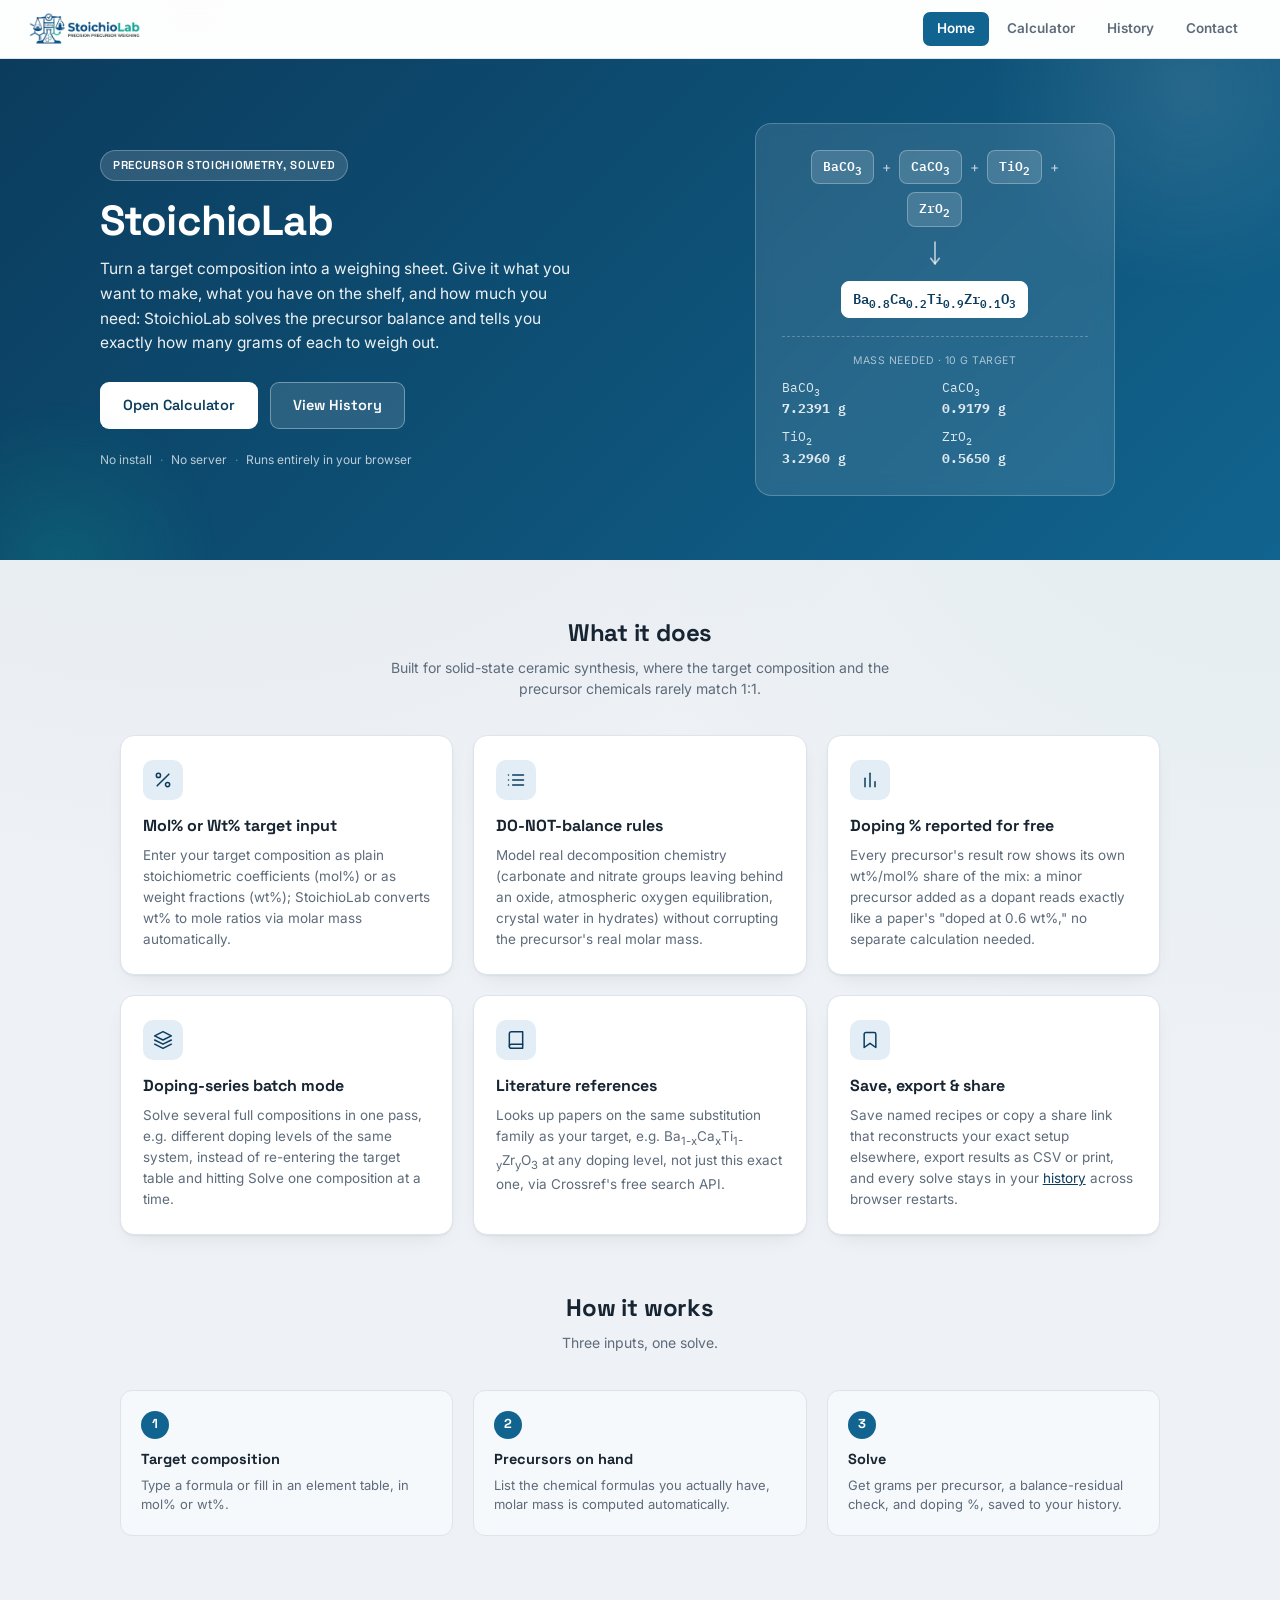
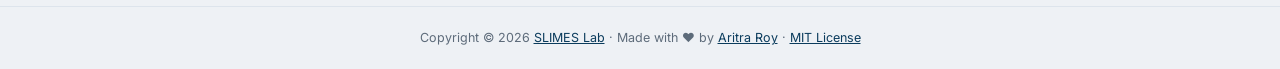
<file: index.html>
<!DOCTYPE html>
<html lang="en">

<head>
  <meta charset="UTF-8">
  <meta name="viewport" content="width=device-width, initial-scale=1.0">
  <title>StoichioLab</title>
  <link rel="icon" type="image/png" href="stoichiolab-icon.png">
  <link rel="preconnect" href="https://fonts.googleapis.com">
  <link rel="preconnect" href="https://fonts.gstatic.com" crossorigin>
  <link
    href="https://fonts.googleapis.com/css2?family=Space+Grotesk:wght@500;600;700&family=Inter:wght@400;500;600;700&family=IBM+Plex+Mono:wght@400;600&display=swap"
    rel="stylesheet">
  <link rel="stylesheet" href="styles.css">
</head>

<body>

  <header class="site-header">
    <a class="brand" href="./">
      <img class="brand-logo-full" src="stoichiolab-full.png" alt="StoichioLab">
      <img class="brand-logo-icon" src="stoichiolab-icon.png" alt="StoichioLab">
    </a>
    <div class="header-right">
      <nav class="nav-links" id="navLinks">
      <a href="./" class="active">Home</a>
      <a href="calculator/">Calculator</a>
      <a href="history/">History</a>
      <a href="contact/">Contact</a>
    </nav>
      <button class="nav-toggle" id="navToggle" aria-label="Toggle menu" aria-controls="navLinks" aria-expanded="false">
        <span></span><span></span><span></span>
      </button>
    </div>
  </header>

  <section class="hero">
    <div class="hero-inner">
      <div class="hero-copy">
        <span class="eyebrow-pill">Precursor stoichiometry, solved</span>
        <h1>StoichioLab</h1>
        <p>Turn a target composition into a weighing sheet. Give it what you want to make, what you have on the
          shelf, and how much you need: StoichioLab solves the precursor balance and tells you exactly how
          many grams of each to weigh out.</p>
        <div class="cta-row">
          <a class="btn btn-primary" href="calculator/">Open Calculator</a>
          <a class="btn btn-secondary" href="history/">View History</a>
        </div>
        <div class="trust-row">
          <span>No install</span><span>&middot;</span><span>No server</span><span>&middot;</span><span>Runs entirely in your browser</span>
        </div>
      </div>
      <div class="hero-visual" aria-hidden="true">
        <div class="reaction-card">
          <div class="reaction-row reaction-row-wrap">
            <span class="chip">BaCO<sub>3</sub></span>
            <span class="chip-plus">+</span>
            <span class="chip">CaCO<sub>3</sub></span>
            <span class="chip-plus">+</span>
            <span class="chip">TiO<sub>2</sub></span>
            <span class="chip-plus">+</span>
            <span class="chip">ZrO<sub>2</sub></span>
          </div>
          <div class="reaction-arrow">
            <svg viewBox="0 0 10 24" fill="none" stroke="currentColor" stroke-width="1.6" stroke-linecap="round" stroke-linejoin="round">
              <line x1="5" y1="1" x2="5" y2="21" />
              <polyline points="1 16 5 21 9 16" />
            </svg>
          </div>
          <div class="reaction-row">
            <span class="chip chip-result">Ba<sub>0.8</sub>Ca<sub>0.2</sub>Ti<sub>0.9</sub>Zr<sub>0.1</sub>O<sub>3</sub></span>
          </div>
          <div class="reaction-mass">
            <span class="rm-label">mass needed &middot; 10 g target</span>
            <div class="rm-grid">
              <span>BaCO<sub>3</sub> <b>7.2391 g</b></span>
              <span>CaCO<sub>3</sub> <b>0.9179 g</b></span>
              <span>TiO<sub>2</sub> <b>3.2960 g</b></span>
              <span>ZrO<sub>2</sub> <b>0.5650 g</b></span>
            </div>
          </div>
        </div>
      </div>
    </div>
  </section>

  <div class="page-body">
    <h2 class="section-title">What it does</h2>
    <p class="section-sub">Built for solid-state ceramic synthesis, where the target composition and the precursor
      chemicals rarely match 1:1.</p>

    <div class="card-grid">
      <div class="feature-card">
        <div class="icon-badge">
          <svg viewBox="0 0 24 24" fill="none" stroke="currentColor" stroke-width="1.8" stroke-linecap="round"
            stroke-linejoin="round">
            <line x1="19" y1="5" x2="5" y2="19" />
            <circle cx="6.5" cy="6.5" r="2.5" />
            <circle cx="17.5" cy="17.5" r="2.5" />
          </svg>
        </div>
        <h3>Mol% or Wt% target input</h3>
        <p>Enter your target composition as plain stoichiometric coefficients (mol%) or as weight fractions (wt%);
          StoichioLab converts wt% to mole ratios via molar mass automatically.</p>
      </div>
      <div class="feature-card">
        <div class="icon-badge">
          <svg viewBox="0 0 24 24" fill="none" stroke="currentColor" stroke-width="1.8" stroke-linecap="round"
            stroke-linejoin="round">
            <line x1="8" y1="6" x2="21" y2="6" />
            <line x1="8" y1="12" x2="21" y2="12" />
            <line x1="8" y1="18" x2="21" y2="18" />
            <line x1="3" y1="6" x2="3.01" y2="6" />
            <line x1="3" y1="12" x2="3.01" y2="12" />
            <line x1="3" y1="18" x2="3.01" y2="18" />
          </svg>
        </div>
        <h3>DO-NOT-balance rules</h3>
        <p>Model real decomposition chemistry (carbonate and nitrate groups leaving behind an oxide, atmospheric
          oxygen equilibration, crystal water in hydrates) without corrupting the precursor's real molar mass.
        </p>
      </div>
      <div class="feature-card">
        <div class="icon-badge">
          <svg viewBox="0 0 24 24" fill="none" stroke="currentColor" stroke-width="1.8" stroke-linecap="round"
            stroke-linejoin="round">
            <line x1="6" y1="20" x2="6" y2="10" />
            <line x1="12" y1="20" x2="12" y2="4" />
            <line x1="18" y1="20" x2="18" y2="14" />
          </svg>
        </div>
        <h3>Doping % reported for free</h3>
        <p>Every precursor's result row shows its own wt%/mol% share of the mix: a minor precursor added as a
          dopant reads exactly like a paper's "doped at 0.6 wt%," no separate calculation needed.</p>
      </div>
      <div class="feature-card">
        <div class="icon-badge">
          <svg viewBox="0 0 24 24" fill="none" stroke="currentColor" stroke-width="1.8" stroke-linecap="round"
            stroke-linejoin="round">
            <polygon points="12 2 2 7 12 12 22 7 12 2" />
            <polyline points="2 17 12 22 22 17" />
            <polyline points="2 12 12 17 22 12" />
          </svg>
        </div>
        <h3>Doping-series batch mode</h3>
        <p>Solve several full compositions in one pass, e.g. different doping levels of the same system, instead
          of re-entering the target table and hitting Solve one composition at a time.</p>
      </div>
      <div class="feature-card">
        <div class="icon-badge">
          <svg viewBox="0 0 24 24" fill="none" stroke="currentColor" stroke-width="1.8" stroke-linecap="round"
            stroke-linejoin="round">
            <path d="M4 19.5A2.5 2.5 0 0 1 6.5 17H20" />
            <path d="M6.5 2H20v20H6.5A2.5 2.5 0 0 1 4 19.5v-15A2.5 2.5 0 0 1 6.5 2z" />
          </svg>
        </div>
        <h3>Literature references</h3>
        <p>Looks up papers on the same substitution family as your target, e.g. Ba<sub>1-x</sub>Ca<sub>x</sub>Ti<sub>1-y</sub>Zr<sub>y</sub>O<sub>3</sub>
          at any doping level, not just this exact one, via Crossref's free search API.</p>
      </div>
      <div class="feature-card">
        <div class="icon-badge">
          <svg viewBox="0 0 24 24" fill="none" stroke="currentColor" stroke-width="1.8" stroke-linecap="round"
            stroke-linejoin="round">
            <path d="M19 21l-7-5-7 5V5a2 2 0 0 1 2-2h10a2 2 0 0 1 2 2z" />
          </svg>
        </div>
        <h3>Save, export &amp; share</h3>
        <p>Save named recipes or copy a share link that reconstructs your exact setup elsewhere, export results as
          CSV or print, and every solve stays in your <a href="history/">history</a> across browser restarts.</p>
      </div>
    </div>

    <h2 class="section-title">How it works</h2>
    <p class="section-sub">Three inputs, one solve.</p>
    <div class="steps-row">
      <div class="step">
        <div class="step-num">1</div>
        <h4>Target composition</h4>
        <p>Type a formula or fill in an element table, in mol% or wt%.</p>
      </div>
      <div class="step">
        <div class="step-num">2</div>
        <h4>Precursors on hand</h4>
        <p>List the chemical formulas you actually have, molar mass is computed automatically.</p>
      </div>
      <div class="step">
        <div class="step-num">3</div>
        <h4>Solve</h4>
        <p>Get grams per precursor, a balance-residual check, and doping %, saved to your history.</p>
      </div>
    </div>
  </div>

  <footer class="site-footer">
    Copyright &copy; 2026 <a href="https://slimeslab.github.io">SLIMES Lab</a> &middot; Made with &hearts; by <a href="https://aritraroy.live">Aritra Roy</a> &middot; <a href="https://opensource.org/licenses/MIT">MIT License</a>
  </footer>

<script src="nav.js"></script>
</body>

</html>
</file>
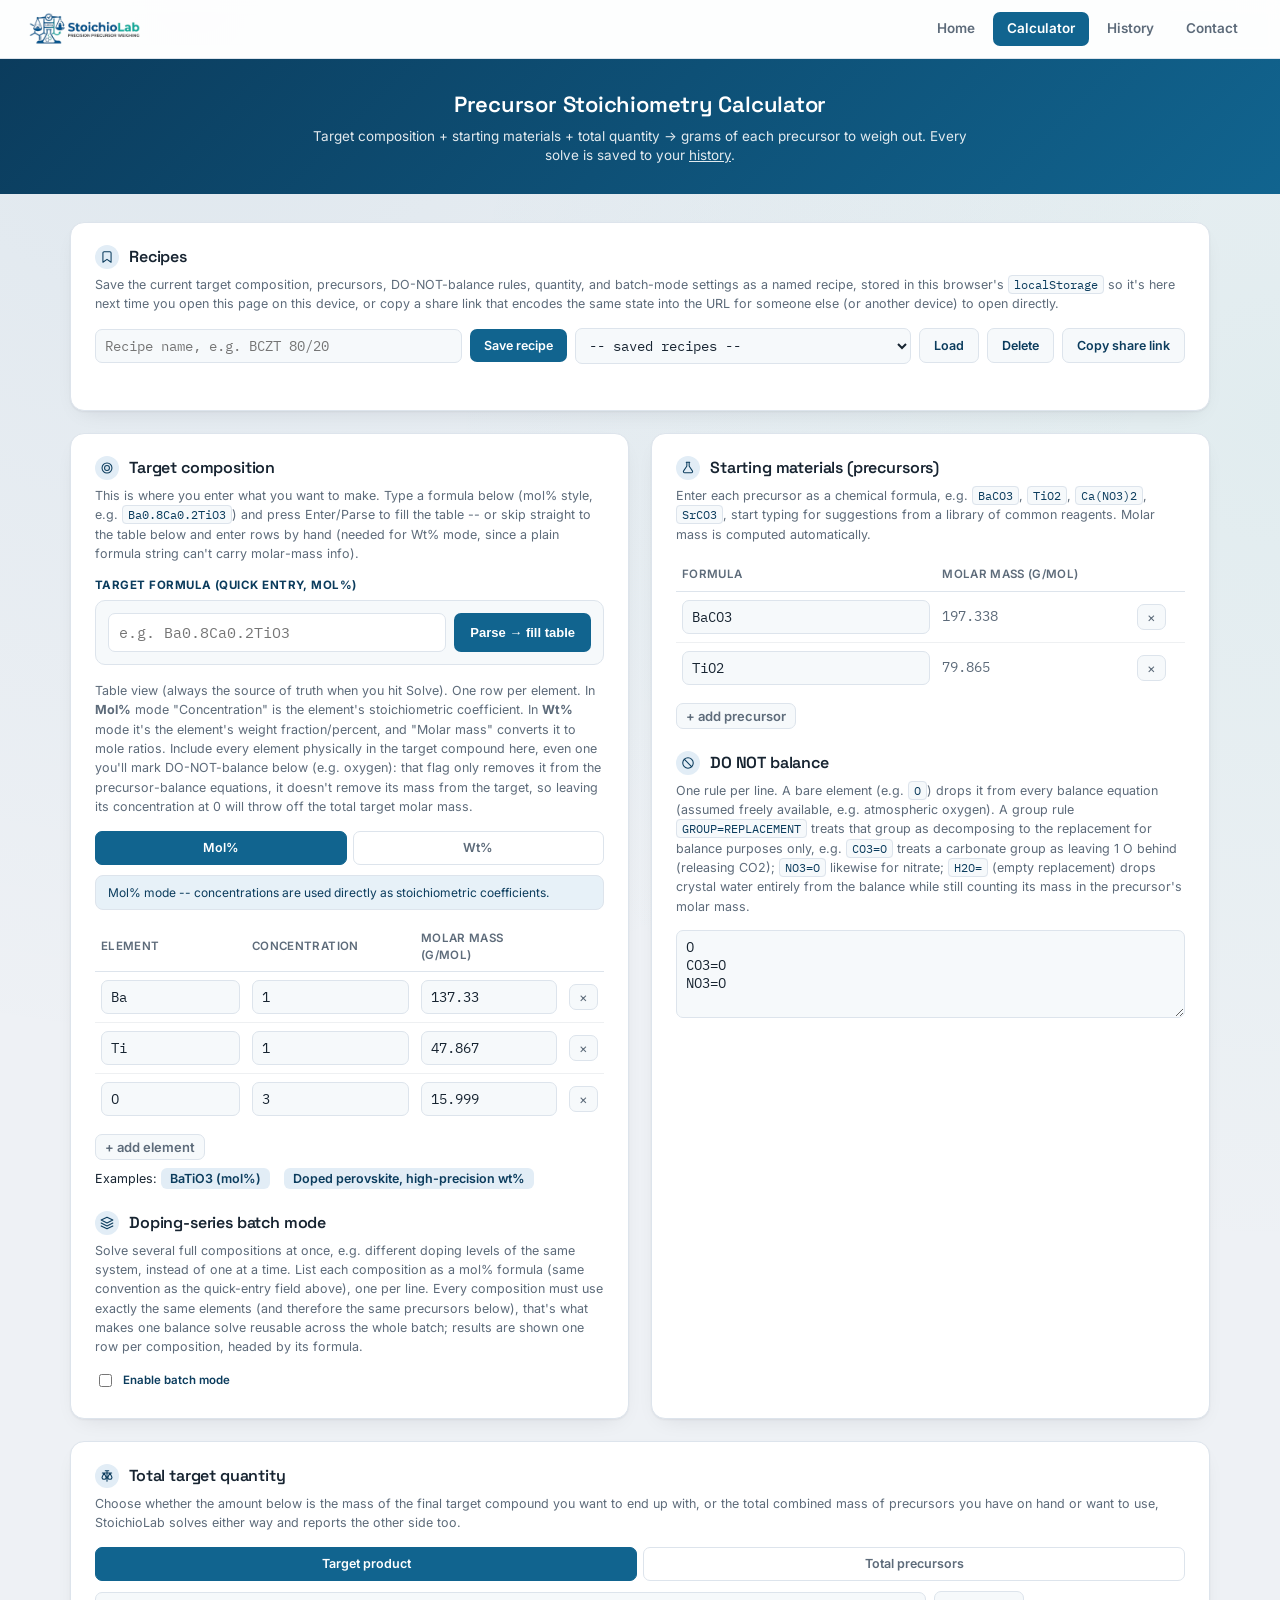
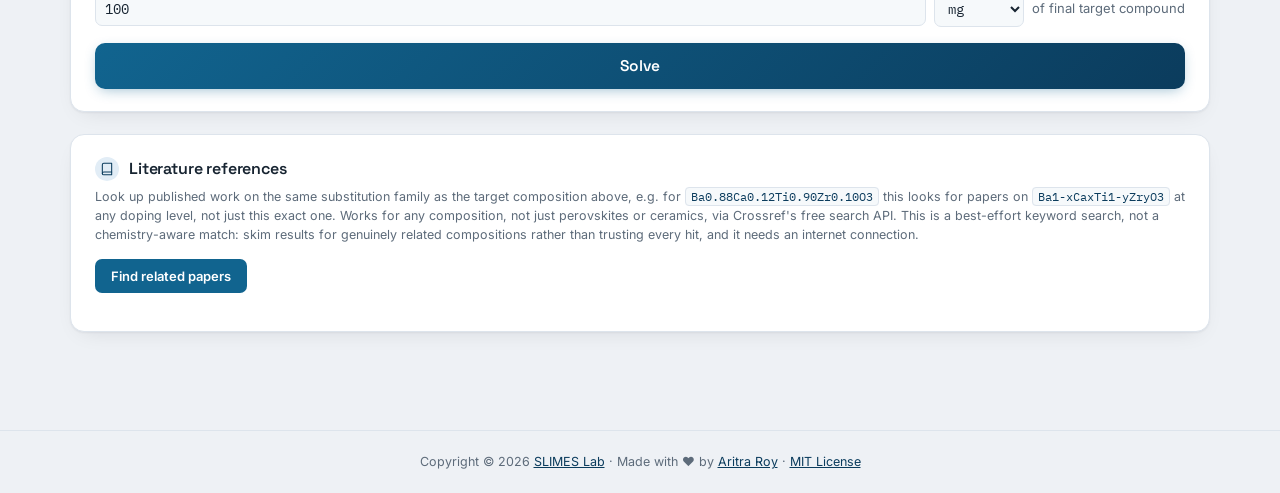
<file: calculator/index.html>
<!DOCTYPE html>
<html lang="en">
<head>
<meta charset="UTF-8">
<meta name="viewport" content="width=device-width, initial-scale=1.0">
<title>Calculator - StoichioLab</title>
<link rel="icon" type="image/png" href="../stoichiolab-icon.png">
<link rel="preconnect" href="https://fonts.googleapis.com">
<link rel="preconnect" href="https://fonts.gstatic.com" crossorigin>
<link href="https://fonts.googleapis.com/css2?family=Space+Grotesk:wght@500;600;700&family=Inter:wght@400;500;600;700&family=IBM+Plex+Mono:wght@400;600&display=swap" rel="stylesheet">
<link rel="stylesheet" href="../styles.css">
</head>
<body>

<header class="site-header">
  <a class="brand" href="../">
    <img class="brand-logo-full" src="../stoichiolab-full.png" alt="StoichioLab">
    <img class="brand-logo-icon" src="../stoichiolab-icon.png" alt="StoichioLab">
  </a>
  <div class="header-right">
    <nav class="nav-links" id="navLinks">
    <a href="../">Home</a>
    <a href="./" class="active">Calculator</a>
    <a href="../history/">History</a>
    <a href="../contact/">Contact</a>
  </nav>
    <button class="nav-toggle" id="navToggle" aria-label="Toggle menu" aria-controls="navLinks" aria-expanded="false">
      <span></span><span></span><span></span>
    </button>
  </div>
</header>

<div class="page-banner">
  <div>
    <h1>Precursor Stoichiometry Calculator</h1>
    <p>Target composition + starting materials + total quantity &rarr; grams of each precursor to weigh out. Every solve is saved to your <a href="../history/" style="color:#fff;">history</a>.</p>
  </div>
</div>

<main>

  <section class="panel full">
    <div class="panel-heading"><span class="badge"><svg viewBox="0 0 24 24" fill="none" stroke="currentColor" stroke-width="1.8" stroke-linecap="round" stroke-linejoin="round"><path d="M19 21l-7-5-7 5V5a2 2 0 0 1 2-2h10a2 2 0 0 1 2 2z"/></svg></span><h2>Recipes</h2></div>
    <p class="hint">Save the current target composition, precursors, DO-NOT-balance rules, quantity, and batch-mode settings as a named recipe, stored in this browser's <code>localStorage</code> so it's here next time you open this page on this device, or copy a share link that encodes the same state into the URL for someone else (or another device) to open directly.</p>
    <div class="recipe-row">
      <input type="text" id="recipeName" placeholder="Recipe name, e.g. BCZT 80/20">
      <button type="button" id="saveRecipeBtn">Save recipe</button>
      <select id="recipeSelect"><option value="">-- saved recipes --</option></select>
      <button type="button" id="loadRecipeBtn">Load</button>
      <button type="button" id="deleteRecipeBtn">Delete</button>
      <button type="button" id="shareRecipeBtn">Copy share link</button>
    </div>
    <div id="recipeMsg" class="hint" style="min-height:16px; margin-top:8px; margin-bottom:0;"></div>
  </section>

  <section class="panel">
    <div class="panel-heading"><span class="badge"><svg viewBox="0 0 24 24" fill="none" stroke="currentColor" stroke-width="1.8" stroke-linecap="round" stroke-linejoin="round"><circle cx="12" cy="12" r="8.5"/><circle cx="12" cy="12" r="4.2"/><circle cx="12" cy="12" r="0.6" fill="currentColor" stroke="none"/></svg></span><h2>Target composition</h2></div>
    <p class="hint">This is where you enter what you want to make. Type a formula below (mol% style, e.g. <code>Ba0.8Ca0.2TiO3</code>) and press Enter/Parse to fill the table -- or skip straight to the table below and enter rows by hand (needed for Wt% mode, since a plain formula string can't carry molar-mass info).</p>

    <label for="targetFormulaQuick" class="field-label">Target formula (quick entry, mol%)</label>
    <div class="quick-entry">
      <input type="text" id="targetFormulaQuick" placeholder="e.g. Ba0.8Ca0.2TiO3">
      <button type="button" id="parseFormulaBtn">Parse &rarr; fill table</button>
    </div>

    <p class="hint">Table view (always the source of truth when you hit Solve). One row per element. In <b>Mol%</b> mode "Concentration" is the element's stoichiometric coefficient. In <b>Wt%</b> mode it's the element's weight fraction/percent, and "Molar mass" converts it to mole ratios. Include every element physically in the target compound here, even one you'll mark DO-NOT-balance below (e.g. oxygen): that flag only removes it from the precursor-balance equations, it doesn't remove its mass from the target, so leaving its concentration at 0 will throw off the total target molar mass.</p>

    <div class="mode-toggle">
      <label><input type="radio" name="mode" value="mol" checked><span>Mol%</span></label>
      <label><input type="radio" name="mode" value="wt"><span>Wt%</span></label>
    </div>
    <div id="modeNote" class="mode-note">Mol% mode -- concentrations are used directly as stoichiometric coefficients.</div>

    <table id="targetTable">
      <thead><tr><th>Element</th><th>Concentration</th><th>Molar mass (g/mol)</th><th></th></tr></thead>
      <tbody></tbody>
    </table>
    <button class="add-row" id="addTargetRow">+ add element</button>
    <div class="example-links">
      Examples:
      <a id="exBaTiO3">BaTiO3 (mol%)</a>
      <a id="exDoped">Doped perovskite, high-precision wt%</a>
    </div>

    <div class="panel-heading spaced"><span class="badge"><svg viewBox="0 0 24 24" fill="none" stroke="currentColor" stroke-width="1.8" stroke-linecap="round" stroke-linejoin="round"><polygon points="12 2 2 7 12 12 22 7 12 2"/><polyline points="2 17 12 22 22 17"/><polyline points="2 12 12 17 22 12"/></svg></span><h2>Doping-series batch mode</h2></div>
    <p class="hint">
      Solve several full compositions at once, e.g. different doping levels of the same system, instead of
      one at a time. List each composition as a mol% formula (same convention as the quick-entry field above), one
      per line. Every composition must use exactly the same elements (and therefore the same precursors below),
      that's what makes one balance solve reusable across the whole batch; results are shown one row per
      composition, headed by its formula.
    </p>
    <label class="field-label" style="display:flex; align-items:center; gap:8px; text-transform:none; letter-spacing:normal; font-weight:600; cursor:pointer;">
      <input type="checkbox" id="batchEnabled" style="width:auto;">
      Enable batch mode
    </label>
    <div id="batchControls" style="display:none; margin-top:10px;">
      <label for="batchFormulas" class="field-label">Compositions (one mol% formula per line)</label>
      <textarea id="batchFormulas" rows="4" placeholder="Ba0.88Ca0.12Ti0.90Zr0.10O3
Ba0.8Ca0.2Ti0.90Zr0.10O3
Ba0.7Ca0.3Ti0.90Zr0.10O3"></textarea>
    </div>
  </section>

  <section class="panel">
    <div class="panel-heading"><span class="badge"><svg viewBox="0 0 24 24" fill="none" stroke="currentColor" stroke-width="1.8" stroke-linecap="round" stroke-linejoin="round"><path d="M9 2h6M10 2v6.34a2 2 0 0 1-.4 1.2L4.5 17a2 2 0 0 0 1.6 3.2h11.8a2 2 0 0 0 1.6-3.2l-5.1-7.46a2 2 0 0 1-.4-1.2V2"/></svg></span><h2>Starting materials (precursors)</h2></div>
    <p class="hint">Enter each precursor as a chemical formula, e.g. <code>BaCO3</code>, <code>TiO2</code>, <code>Ca(NO3)2</code>, <code>SrCO3</code>, start typing for suggestions from a library of common reagents. Molar mass is computed automatically.</p>
    <datalist id="precursorList"></datalist>
    <table id="precursorTable">
      <thead><tr><th>Formula</th><th>Molar mass (g/mol)</th><th></th></tr></thead>
      <tbody></tbody>
    </table>
    <button class="add-row" id="addPrecursorRow">+ add precursor</button>

    <div class="panel-heading spaced"><span class="badge"><svg viewBox="0 0 24 24" fill="none" stroke="currentColor" stroke-width="1.8" stroke-linecap="round"><circle cx="12" cy="12" r="9"/><line x1="5.5" y1="5.5" x2="18.5" y2="18.5"/></svg></span><h2>DO NOT balance</h2></div>
    <p class="hint">
      One rule per line. A bare element (e.g. <code>O</code>) drops it from every balance equation (assumed freely available, e.g. atmospheric oxygen).
      A group rule <code>GROUP=REPLACEMENT</code> treats that group as decomposing to the replacement for balance purposes only, e.g. <code>CO3=O</code> treats a carbonate group as leaving 1 O behind (releasing CO2); <code>NO3=O</code> likewise for nitrate; <code>H2O=</code> (empty replacement) drops crystal water entirely from the balance while still counting its mass in the precursor's molar mass.
    </p>
    <textarea id="doNotBalance" rows="4">O
CO3=O
NO3=O</textarea>
  </section>

  <section class="panel full">
    <div class="panel-heading"><span class="badge"><svg viewBox="0 0 24 24" fill="none" stroke="currentColor" stroke-width="1.8" stroke-linecap="round" stroke-linejoin="round"><path d="M12 3v18M9 3h6M4 7h16M7 7l-3.5 7a3.5 3.5 0 0 0 7 0zM17 7l-3.5 7a3.5 3.5 0 0 0 7 0z"/></svg></span><h2>Total target quantity</h2></div>
    <p class="hint">Choose whether the amount below is the mass of the final target compound you want to end up with, or the total combined mass of precursors you have on hand or want to use, StoichioLab solves either way and reports the other side too.</p>
    <div class="mode-toggle">
      <label><input type="radio" name="qtyBasis" value="product" checked><span>Target product</span></label>
      <label><input type="radio" name="qtyBasis" value="precursors"><span>Total precursors</span></label>
    </div>
    <div class="quantity-row">
      <input type="number" id="qtyValue" value="100" min="0" step="any">
      <select id="qtyUnit">
        <option value="mg" selected>mg</option>
        <option value="g">g</option>
      </select>
      <span id="qtyBasisLabel" style="color:var(--muted); font-size:13px; white-space:nowrap;">of final target compound</span>
    </div>
    <button class="solve-btn" id="solveBtn" style="margin-top:16px;">Solve</button>
    <div id="errorBox"></div>
    <div id="resultsBox"></div>
  </section>

  <section class="panel full">
    <div class="panel-heading"><span class="badge"><svg viewBox="0 0 24 24" fill="none" stroke="currentColor" stroke-width="1.8" stroke-linecap="round" stroke-linejoin="round"><path d="M4 19.5A2.5 2.5 0 0 1 6.5 17H20"/><path d="M6.5 2H20v20H6.5A2.5 2.5 0 0 1 4 19.5v-15A2.5 2.5 0 0 1 6.5 2z"/></svg></span><h2>Literature references</h2></div>
    <p class="hint">
      Look up published work on the same substitution family as the target composition above, e.g. for <code>Ba0.88Ca0.12Ti0.90Zr0.10O3</code> this looks for papers on <code>Ba1-xCaxTi1-yZryO3</code> at any doping level, not just this exact one. Works for any composition, not just perovskites or ceramics, via Crossref's free search API. This is a best-effort keyword search, not a chemistry-aware match: skim results for genuinely related compositions rather than trusting every hit, and it needs an internet connection.
    </p>
    <button type="button" id="searchLitBtn" class="lit-btn">Find related papers</button>
    <div id="litResults"></div>
  </section>

</main>

<footer class="site-footer">
  Copyright &copy; 2026 <a href="https://slimeslab.github.io">SLIMES Lab</a> &middot; Made with &hearts; by <a href="https://aritraroy.live">Aritra Roy</a> &middot; <a href="https://opensource.org/licenses/MIT">MIT License</a>
</footer>

<script src="../nav.js"></script>
<script src="../modal.js"></script>
<script src="../script.js"></script>
</body>
</html>
</file>
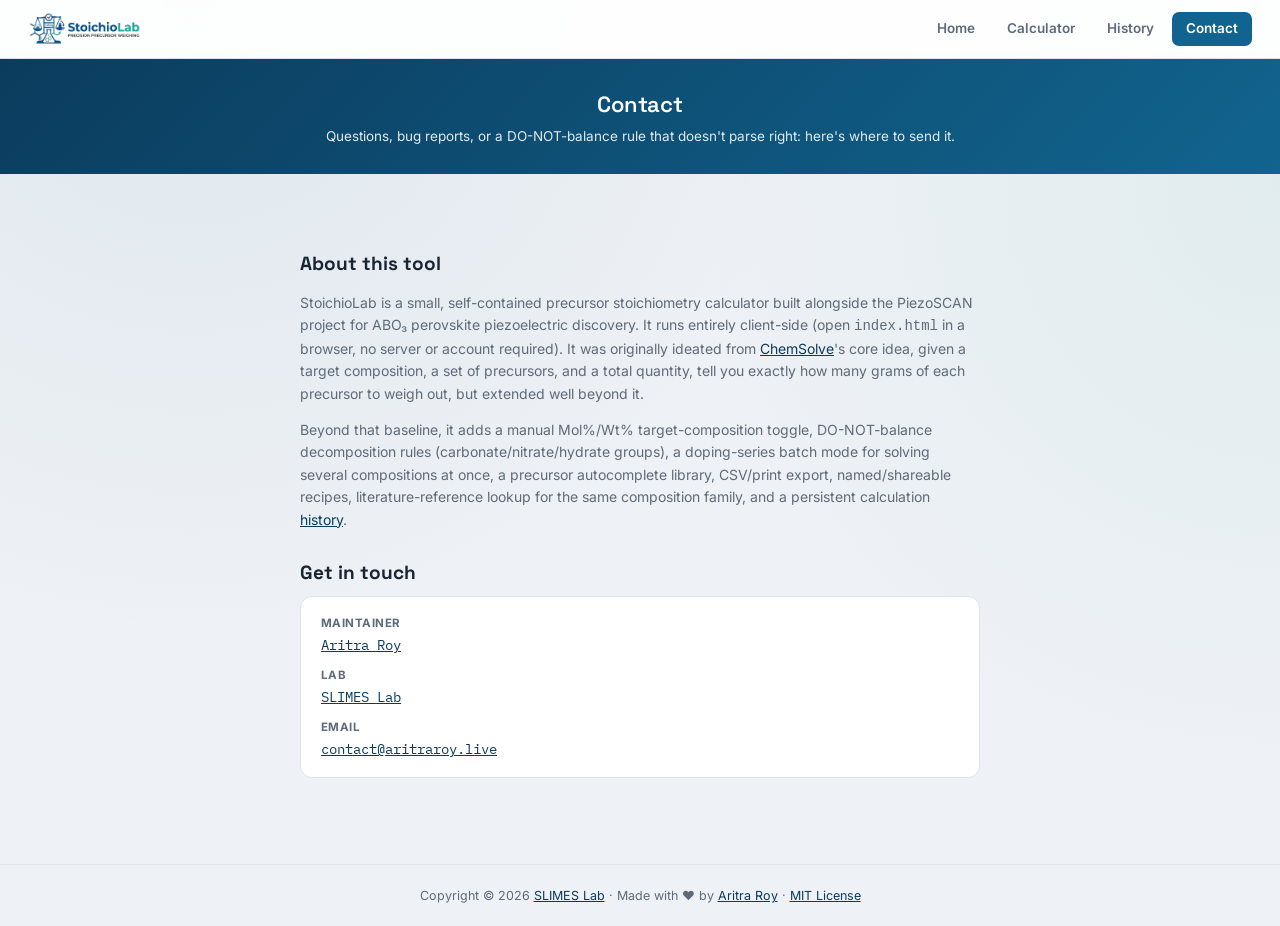
<file: contact/index.html>
<!DOCTYPE html>
<html lang="en">
<head>
<meta charset="UTF-8">
<meta name="viewport" content="width=device-width, initial-scale=1.0">
<title>Contact - StoichioLab</title>
<link rel="icon" type="image/png" href="../stoichiolab-icon.png">
<link rel="preconnect" href="https://fonts.googleapis.com">
<link rel="preconnect" href="https://fonts.gstatic.com" crossorigin>
<link href="https://fonts.googleapis.com/css2?family=Space+Grotesk:wght@500;600;700&family=Inter:wght@400;500;600;700&family=IBM+Plex+Mono:wght@400;600&display=swap" rel="stylesheet">
<link rel="stylesheet" href="../styles.css">
</head>
<body>

<header class="site-header">
  <a class="brand" href="../">
    <img class="brand-logo-full" src="../stoichiolab-full.png" alt="StoichioLab">
    <img class="brand-logo-icon" src="../stoichiolab-icon.png" alt="StoichioLab">
  </a>
  <div class="header-right">
    <nav class="nav-links" id="navLinks">
    <a href="../">Home</a>
    <a href="../calculator/">Calculator</a>
    <a href="../history/">History</a>
    <a href="./" class="active">Contact</a>
  </nav>
    <button class="nav-toggle" id="navToggle" aria-label="Toggle menu" aria-controls="navLinks" aria-expanded="false">
      <span></span><span></span><span></span>
    </button>
  </div>
</header>

<div class="page-banner">
  <div>
    <h1>Contact</h1>
    <p>Questions, bug reports, or a DO-NOT-balance rule that doesn't parse right: here's where to send it.</p>
  </div>
</div>

<div class="contact-body">
  <h2>About this tool</h2>
  <p>StoichioLab is a small, self-contained precursor stoichiometry calculator built alongside the PiezoSCAN project for ABO&#8323; perovskite piezoelectric discovery. It runs entirely client-side (open <code>index.html</code> in a browser, no server or account required). It was originally ideated from <a href="https://occamy.chemistry.jhu.edu/chemsolve/index.php">ChemSolve</a>'s core idea, given a target composition, a set of precursors, and a total quantity, tell you exactly how many grams of each precursor to weigh out, but extended well beyond it.</p>
  <p>Beyond that baseline, it adds a manual Mol%/Wt% target-composition toggle, DO-NOT-balance decomposition rules (carbonate/nitrate/hydrate groups), a doping-series batch mode for solving several compositions at once, a precursor autocomplete library, CSV/print export, named/shareable recipes, literature-reference lookup for the same composition family, and a persistent calculation <a href="../history/">history</a>.</p>

  <h2>Get in touch</h2>
  <dl class="contact-card">
    <dt>Maintainer</dt>
    <dd><a href="https://aritraroy.live">Aritra Roy</a></dd>
    <dt>Lab</dt>
    <dd><a href="https://slimeslab.github.io">SLIMES Lab</a></dd>
    <dt>Email</dt>
    <dd><a href="mailto:contact@aritraroy.live">contact@aritraroy.live</a></dd>
  </dl>
</div>

<footer class="site-footer">
  Copyright &copy; 2026 <a href="https://slimeslab.github.io">SLIMES Lab</a> &middot; Made with &hearts; by <a href="https://aritraroy.live">Aritra Roy</a> &middot; <a href="https://opensource.org/licenses/MIT">MIT License</a>
</footer>

<script src="../nav.js"></script>
</body>
</html>
</file>
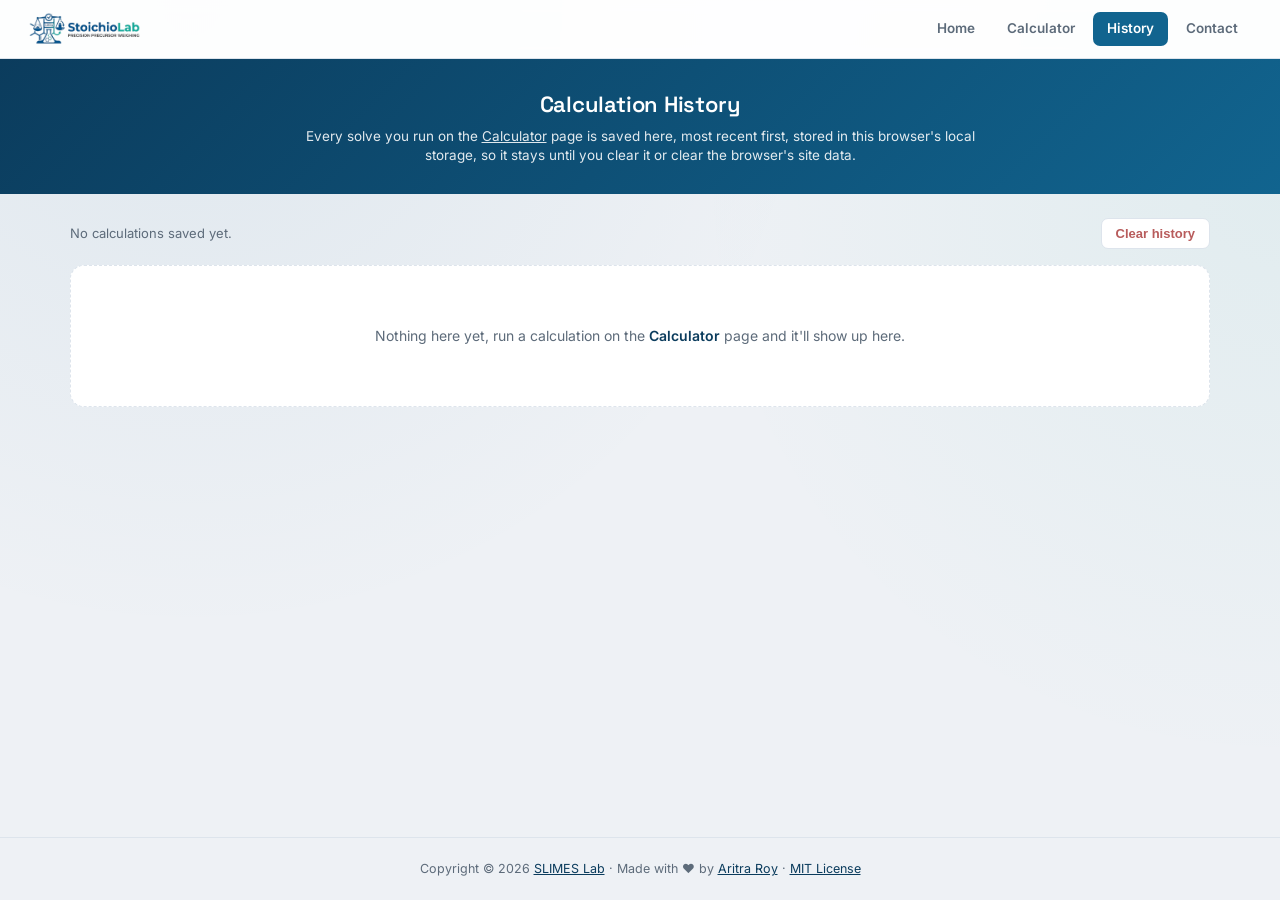
<file: history/index.html>
<!DOCTYPE html>
<html lang="en">
<head>
<meta charset="UTF-8">
<meta name="viewport" content="width=device-width, initial-scale=1.0">
<title>History - StoichioLab</title>
<link rel="icon" type="image/png" href="../stoichiolab-icon.png">
<link rel="preconnect" href="https://fonts.googleapis.com">
<link rel="preconnect" href="https://fonts.gstatic.com" crossorigin>
<link href="https://fonts.googleapis.com/css2?family=Space+Grotesk:wght@500;600;700&family=Inter:wght@400;500;600;700&family=IBM+Plex+Mono:wght@400;600&display=swap" rel="stylesheet">
<link rel="stylesheet" href="../styles.css">
</head>
<body>

<header class="site-header">
  <a class="brand" href="../">
    <img class="brand-logo-full" src="../stoichiolab-full.png" alt="StoichioLab">
    <img class="brand-logo-icon" src="../stoichiolab-icon.png" alt="StoichioLab">
  </a>
  <div class="header-right">
    <nav class="nav-links" id="navLinks">
    <a href="../">Home</a>
    <a href="../calculator/">Calculator</a>
    <a href="./" class="active">History</a>
    <a href="../contact/">Contact</a>
  </nav>
    <button class="nav-toggle" id="navToggle" aria-label="Toggle menu" aria-controls="navLinks" aria-expanded="false">
      <span></span><span></span><span></span>
    </button>
  </div>
</header>

<div class="page-banner">
  <div>
    <h1>Calculation History</h1>
    <p>Every solve you run on the <a href="../calculator/" style="color:#fff;">Calculator</a> page is saved here, most recent first, stored in this browser's local storage, so it stays until you clear it or clear the browser's site data.</p>
  </div>
</div>

<div class="history-toolbar">
  <p id="historyCount">Loading&hellip;</p>
  <button type="button" id="clearHistoryBtn">Clear history</button>
</div>
<div id="historyList" class="history-list"></div>

<footer class="site-footer">
  Copyright &copy; 2026 <a href="https://slimeslab.github.io">SLIMES Lab</a> &middot; Made with &hearts; by <a href="https://aritraroy.live">Aritra Roy</a> &middot; <a href="https://opensource.org/licenses/MIT">MIT License</a>
</footer>

<script src="../nav.js"></script>
<script src="../modal.js"></script>
<script src="../history.js"></script>
</body>
</html>
</file>
<file: styles.css>
:root {
  /* Palette sampled from the logo artwork (stoichiolab-icon.png /
     stoichiolab-full.png): a deep Prussian-blue as the primary brand
     color, with the logo's teal ("Lab") kept as a secondary highlight. */
  --bg: #eef1f5;
  --panel: #ffffff;
  --panel-2: #f6f9fb;
  --border: #dde4ec;
  --text: #172431;
  --muted: #5d6b7a;
  --accent: #11648f;
  --accent-dark: #0b3c5d;
  --accent-soft: #e2edf6;
  --warn: #b85c5c;
  --warn-bg: #fbeceb;
  --ok-bg: #e7f1f8;
  --shadow: 0 1px 2px rgba(10,20,30,0.05), 0 8px 24px -12px rgba(10,20,30,0.14);
  /* Fixed brand blue for gradients/banners and text on permanently-white
     chips, kept as its own token (rather than reusing --accent-dark)
     since some contexts need this exact color regardless of theme. */
  --brand-deep: #0b3c5d;
  /* Secondary highlight lifted from the logo's teal "Lab" text -- used
     sparingly for decorative accents, not as the main interactive color. */
  --brand-teal: #12a08f;
  --panel-translucent: rgba(255,255,255,0.92);
  --sans: "Inter", -apple-system, "Segoe UI", Roboto, Arial, sans-serif;
  --display: "Space Grotesk", var(--sans);
  --mono: "IBM Plex Mono", "Consolas", "SFMono-Regular", Menlo, monospace;
}
* { box-sizing: border-box; }
a { color: var(--accent-dark); }
html { overflow-x: hidden; min-height: 100%; }
body {
  margin: 0;
  max-width: 100vw;
  min-height: 100vh;
  overflow-x: hidden;
  display: flex;
  flex-direction: column;
  font-family: var(--sans);
  background: var(--bg);
  background-image:
    radial-gradient(circle at 15% 0%, rgba(17,100,143,0.07), transparent 45%),
    radial-gradient(circle at 100% 20%, rgba(18,160,143,0.06), transparent 40%);
  color: var(--text);
  line-height: 1.45;
}
header {
  background: linear-gradient(135deg, var(--brand-deep), var(--accent));
  color: #fff;
  padding: 30px 32px 26px;
  display: flex;
  align-items: center;
  gap: 16px;
}
header .icon {
  flex: none;
  width: 44px; height: 44px;
  border-radius: 12px;
  background: rgba(255,255,255,0.15);
  display: flex; align-items: center; justify-content: center;
}
header .icon svg { width: 24px; height: 24px; }
header h1 {
  margin: 0 0 4px;
  font-family: var(--display);
  font-weight: 600;
  font-size: 23px;
  letter-spacing: -0.01em;
}
header p { margin: 0; font-size: 13.5px; opacity: 0.88; max-width: 680px; }
main {
  width: 100%;
  max-width: 1180px;
  margin: 28px auto;
  padding: 0 20px 70px;
  display: grid;
  grid-template-columns: 1fr 1fr;
  gap: 22px;
}
@media (max-width: 900px) { main { grid-template-columns: 1fr; } }
.panel {
  background: var(--panel);
  border: 1px solid var(--border);
  border-radius: 14px;
  padding: 22px 24px;
  box-shadow: var(--shadow);
}
.panel.full { grid-column: 1 / -1; }
.panel-heading {
  display: flex;
  align-items: center;
  gap: 10px;
  margin: 0 0 6px;
}
.panel-heading.spaced { margin-top: 22px; }
.badge {
  flex: none;
  width: 24px; height: 24px;
  border-radius: 50%;
  background: var(--accent-soft);
  color: var(--accent-dark);
  font-family: var(--display);
  font-weight: 600;
  font-size: 12.5px;
  display: flex; align-items: center; justify-content: center;
}
.badge svg { width: 14px; height: 14px; }
.panel h2 {
  font-family: var(--display);
  font-size: 16px;
  font-weight: 600;
  margin: 0;
  color: var(--text);
  letter-spacing: -0.01em;
}
.panel .hint {
  font-size: 12.5px;
  color: var(--muted);
  margin: 0 0 14px;
  line-height: 1.55;
}
.panel .hint code {
  background: var(--panel-2);
  border: 1px solid var(--border);
  border-radius: 4px;
  padding: 1px 5px;
  font-family: var(--mono);
  font-size: 11.5px;
  color: var(--accent-dark);
}
table { width: 100%; border-collapse: collapse; font-size: 13.5px; }
th, td { padding: 8px 6px; text-align: left; }
thead th { color: var(--muted); font-weight: 600; font-size: 11.5px; text-transform: uppercase; letter-spacing: 0.03em; border-bottom: 1px solid var(--border); }
tbody tr:hover { background: var(--panel-2); }
tbody tr + tr td { border-top: 1px solid #eef0f2; }
input[type=text], input[type=number], select, textarea {
  width: 100%;
  padding: 7px 9px;
  border: 1px solid var(--border);
  border-radius: 7px;
  font-size: 13.5px;
  font-family: var(--mono);
  background: var(--panel-2);
  color: var(--text);
  transition: border-color 0.15s, box-shadow 0.15s;
}
input[type=text]:focus, input[type=number]:focus, select:focus, textarea:focus {
  outline: none;
  border-color: var(--accent);
  box-shadow: 0 0 0 3px var(--accent-soft);
  background: var(--panel);
}
textarea { font-family: var(--mono); resize: vertical; }
.row-actions button, .add-row {
  background: var(--panel-2);
  border: 1px solid var(--border);
  border-radius: 7px;
  color: var(--muted);
  cursor: pointer;
  font-size: 13px;
  padding: 4px 9px;
  font-family: var(--sans);
  transition: background 0.15s, color 0.15s;
}
.row-actions button:hover, .add-row:hover { background: var(--accent-soft); color: var(--accent-dark); }
.add-row { margin-top: 10px; font-weight: 600; }
.mode-toggle { display: flex; gap: 6px; margin-bottom: 10px; }
.mode-toggle label {
  flex: 1;
  text-align: center;
  padding: 7px 4px;
  border: 1px solid var(--border);
  border-radius: 7px;
  font-size: 12.5px;
  font-weight: 600;
  cursor: pointer;
  color: var(--muted);
  transition: background 0.15s, color 0.15s, border-color 0.15s;
}
.mode-toggle input { display: none; }
.mode-toggle label:has(input:checked), .mode-toggle label.active { background: var(--accent); border-color: var(--accent); color: #fff; }
.mode-note {
  font-size: 12px;
  padding: 8px 12px;
  border-radius: 8px;
  margin-bottom: 12px;
  background: var(--ok-bg);
  color: var(--accent-dark);
  border: 1px solid var(--border);
}
.mode-note.auto-wt { background: #fdf3e8; color: #8a5a1e; border-color: #f0dcbb; }
.quantity-row { display: flex; gap: 8px; align-items: center; }
.quantity-row input { flex: 1; }
.quantity-row select { width: 90px; }
.quick-entry {
  display: flex;
  gap: 8px;
  margin: 6px 0 16px;
  padding: 12px;
  background: var(--panel-2);
  border: 1px solid var(--border);
  border-radius: 10px;
}
.quick-entry input { font-size: 15px; padding: 9px 10px; background: var(--panel); }
.quick-entry button {
  background: var(--accent);
  color: #fff;
  border: none;
  border-radius: 7px;
  padding: 0 16px;
  font-size: 13px;
  font-weight: 600;
  cursor: pointer;
  white-space: nowrap;
}
.quick-entry button:hover { background: var(--brand-deep); }
.field-label {
  font-size: 11.5px;
  font-weight: 700;
  letter-spacing: 0.04em;
  text-transform: uppercase;
  color: var(--accent-dark);
  display: block;
  margin-bottom: 6px;
}
.solve-btn {
  background: linear-gradient(135deg, var(--accent), var(--brand-deep));
  color: #fff;
  border: none;
  border-radius: 10px;
  padding: 13px 20px;
  font-family: var(--display);
  font-size: 15.5px;
  font-weight: 600;
  letter-spacing: 0.01em;
  cursor: pointer;
  width: 100%;
  box-shadow: 0 4px 14px -4px rgba(17,100,143,0.45);
  transition: transform 0.1s, box-shadow 0.15s;
}
.solve-btn:hover { box-shadow: 0 6px 18px -4px rgba(17,100,143,0.55); }
.solve-btn:active { transform: translateY(1px); }
.error-box {
  background: var(--warn-bg);
  color: var(--warn);
  border: 1px solid #e4b9b6;
  border-radius: 10px;
  padding: 12px 16px;
  font-size: 13.5px;
  margin-top: 12px;
}
.stat-row { display: flex; flex-wrap: wrap; gap: 12px; margin: 16px 0; }
.stat-tile {
  flex: 1 1 160px;
  background: var(--panel-2);
  border: 1px solid var(--border);
  border-radius: 10px;
  padding: 12px 14px;
}
.stat-tile .label { font-size: 11px; text-transform: uppercase; letter-spacing: 0.04em; color: var(--muted); font-weight: 700; margin-bottom: 4px; }
.stat-tile .value { font-family: var(--display); font-size: 18px; font-weight: 600; color: var(--accent-dark); }
.stat-tile .value small { font-family: var(--sans); font-size: 12px; font-weight: 500; color: var(--muted); }
.results-table { margin-top: 4px; }
.results-table th { background: var(--panel-2); border-radius: 6px 6px 0 0; }
.results-table td.num, .results-table th.num { text-align: right; font-family: var(--mono); }
.section-label { font-size: 13px; font-weight: 700; margin: 18px 0 6px; color: var(--text); }
.results-actions { display: flex; gap: 8px; justify-content: flex-end; margin-top: 16px; margin-bottom: 14px; }
.results-actions button {
  background: var(--panel-2);
  border: 1px solid var(--border);
  border-radius: 7px;
  color: var(--accent-dark);
  cursor: pointer;
  font-size: 12.5px;
  font-weight: 600;
  padding: 6px 12px;
  font-family: var(--sans);
}
.results-actions button:hover { background: var(--accent-soft); }
.residual-ok { color: var(--accent-dark); }
.residual-bad { color: var(--warn); font-weight: 700; }
.batch-accordion { display: flex; flex-direction: column; gap: 8px; }
.batch-item { border: 1px solid var(--border); border-radius: 10px; overflow: hidden; background: var(--panel-2); }
.batch-item-header {
  width: 100%;
  display: flex;
  align-items: center;
  gap: 12px;
  background: none;
  border: none;
  cursor: pointer;
  padding: 12px 14px;
  font-family: var(--sans);
  text-align: left;
}
.batch-item-header:hover { background: var(--accent-soft); }
.batch-item-formula { flex: 1; font-family: var(--mono); font-size: 13.5px; font-weight: 600; color: var(--text); }
.batch-item-total { font-family: var(--mono); font-size: 13px; color: var(--muted); }
.batch-item-chevron { color: var(--accent-dark); transition: transform 0.15s; }
.batch-item-header.open .batch-item-chevron { transform: rotate(180deg); }
.batch-item-header.open { background: var(--accent-soft); }
.batch-item-body { padding: 4px 14px 16px; border-top: 1px solid var(--border); }
.example-links { font-size: 12.5px; margin-top: 10px; }
.example-links a {
  color: var(--accent-dark);
  cursor: pointer;
  text-decoration: none;
  margin-right: 10px;
  padding: 3px 9px;
  border-radius: 6px;
  background: var(--accent-soft);
  font-weight: 600;
}
.example-links a:hover { background: #cde2f0; }
.small-input { width: 80px; }
.recipe-row { display: flex; flex-wrap: wrap; gap: 8px; align-items: center; }
.recipe-row input[type="text"] { flex: 1 1 220px; }
.recipe-row select { flex: 1 1 190px; }
.recipe-row button {
  background: var(--panel-2);
  border: 1px solid var(--border);
  border-radius: 7px;
  color: var(--accent-dark);
  cursor: pointer;
  font-size: 12.5px;
  font-weight: 600;
  padding: 9px 14px;
  font-family: var(--sans);
  white-space: nowrap;
}
.recipe-row button:hover { background: var(--accent-soft); }
.recipe-row button#saveRecipeBtn { background: var(--accent); color: #fff; border: none; }
.recipe-row button#saveRecipeBtn:hover { background: var(--brand-deep); }

.lit-btn {
  background: var(--accent);
  color: #fff;
  border: none;
  border-radius: 7px;
  padding: 9px 16px;
  font-size: 13px;
  font-weight: 600;
  cursor: pointer;
  font-family: var(--sans);
  margin-bottom: 16px;
}
.lit-btn:hover { background: var(--brand-deep); }
.lit-signature {
  display: flex;
  align-items: center;
  gap: 10px;
  background: var(--accent-soft);
  border-radius: 10px;
  padding: 10px 14px;
  margin: 12px 0 16px;
  font-size: 12.5px;
  color: var(--accent-dark);
}
.lit-signature svg { flex: none; width: 16px; height: 16px; }
.lit-signature code {
  background: var(--panel);
  border: 1px solid var(--border);
  border-radius: 5px;
  padding: 1px 7px;
  font-family: var(--mono);
  font-size: 12px;
}
.lit-tier-label { font-size: 12px; color: var(--muted); margin: 16px 0 8px; }
.lit-list { list-style: none; margin: 0; padding: 0; display: flex; flex-direction: column; gap: 8px; }
.lit-item-link {
  display: flex;
  align-items: flex-start;
  gap: 12px;
  background: var(--panel-2);
  border: 1px solid var(--border);
  border-radius: 10px;
  padding: 12px 14px;
  text-decoration: none;
  color: inherit;
  transition: border-color 0.15s, box-shadow 0.15s, transform 0.1s;
}
.lit-item-link:hover { border-color: var(--accent); box-shadow: var(--shadow); transform: translateY(-1px); }
.lit-item-icon {
  flex: none;
  width: 32px; height: 32px;
  border-radius: 8px;
  background: var(--accent-soft);
  color: var(--accent-dark);
  display: flex; align-items: center; justify-content: center;
}
.lit-item-icon svg { width: 16px; height: 16px; }
.lit-item-body { flex: 1; min-width: 0; }
.lit-item-title { display: block; font-weight: 600; font-size: 13.5px; color: var(--accent-dark); line-height: 1.4; }
.lit-meta { font-size: 12px; color: var(--muted); margin-top: 6px; display: flex; flex-wrap: wrap; align-items: center; gap: 6px; }
.lit-journal { background: var(--panel); border: 1px solid var(--border); color: var(--accent-dark); border-radius: 5px; padding: 1px 7px; font-weight: 600; font-size: 11px; }
.lit-item-arrow { flex: none; width: 14px; height: 14px; margin-top: 3px; color: var(--muted); transition: color 0.15s, transform 0.15s; }
.lit-item-link:hover .lit-item-arrow { color: var(--accent); transform: translate(2px, -2px); }

/* =======================================================================
   Site-wide navigation (all 4 pages)
   ======================================================================= */
.site-header {
  position: sticky;
  top: 0;
  z-index: 20;
  background: var(--panel-translucent);
  backdrop-filter: blur(6px);
  border-bottom: 1px solid var(--border);
  display: flex;
  align-items: center;
  justify-content: space-between;
  padding: 12px 28px;
}
.brand { display: flex; align-items: center; text-decoration: none; color: var(--text); }
.brand-logo-full { display: block; height: 34px; width: auto; }
.brand-logo-icon { display: none; height: 34px; width: auto; }
.header-right { display: flex; align-items: center; gap: 10px; }
.nav-links { display: flex; gap: 4px; align-items: center; }
.nav-links a {
  color: var(--muted);
  text-decoration: none;
  font-size: 13.5px;
  font-weight: 600;
  padding: 7px 14px;
  border-radius: 7px;
  transition: background 0.15s, color 0.15s;
}
.nav-links a:hover { background: var(--accent-soft); color: var(--accent-dark); }
.nav-links a.active { background: var(--accent); color: #fff; }

/* Hamburger toggle -- hidden on desktop, shown + wired up by nav.js below 640px */
.nav-toggle {
  display: none;
  flex: none;
  flex-direction: column;
  justify-content: center;
  align-items: center;
  gap: 5px;
  width: 38px;
  height: 38px;
  background: var(--panel-2);
  border: 1px solid var(--border);
  border-radius: 9px;
  cursor: pointer;
  padding: 0;
}
.nav-toggle span {
  display: block;
  width: 18px;
  height: 2px;
  border-radius: 2px;
  background: var(--text);
  transition: transform 0.25s ease, opacity 0.2s ease;
}
.nav-toggle.open span:nth-child(1) { transform: translateY(7px) rotate(45deg); }
.nav-toggle.open span:nth-child(2) { opacity: 0; }
.nav-toggle.open span:nth-child(3) { transform: translateY(-7px) rotate(-45deg); }

@media (max-width: 640px) {
  .site-header { padding: 12px 18px; }
  .brand-logo-full { display: none; }
  .brand-logo-icon { display: block; }
  .nav-toggle { display: flex; }
  .nav-links {
    position: absolute;
    top: 100%;
    left: 0;
    right: 0;
    flex-direction: column;
    align-items: stretch;
    gap: 2px;
    background: var(--panel);
    border-bottom: 1px solid var(--border);
    box-shadow: var(--shadow);
    padding: 0 8px;
    max-height: 0;
    overflow: hidden;
    transition: max-height 0.25s ease, padding 0.25s ease;
  }
  .nav-links.open { max-height: 280px; padding: 8px; }
  .nav-links a { padding: 12px 14px; border-radius: 8px; }
}

/* =======================================================================
   Homepage: hero + feature cards + steps
   ======================================================================= */
.hero {
  position: relative;
  background: linear-gradient(135deg, var(--brand-deep), var(--accent));
  color: #fff;
  padding: 64px 28px;
  overflow: hidden;
}
.hero::before, .hero::after {
  content: "";
  position: absolute;
  border-radius: 50%;
  filter: blur(2px);
}
.hero::before {
  width: 420px; height: 420px;
  background: radial-gradient(circle, rgba(255,255,255,0.10), transparent 70%);
  top: -180px; right: -120px;
}
.hero::after {
  width: 320px; height: 320px;
  background: radial-gradient(circle, rgba(18,160,143,0.22), transparent 70%);
  bottom: -160px; left: -100px;
}
.hero-inner {
  position: relative;
  max-width: 1080px;
  width: 100%;
  box-sizing: border-box;
  margin: 0 auto;
  display: grid;
  grid-template-columns: 1.05fr 0.95fr;
  gap: 48px;
  align-items: center;
}
.hero-copy, .hero-visual { min-width: 0; }
@media (max-width: 860px) { .hero-inner { grid-template-columns: 1fr; } }
.eyebrow-pill {
  display: inline-block;
  font-family: var(--display);
  font-size: 11.5px;
  font-weight: 600;
  letter-spacing: 0.06em;
  text-transform: uppercase;
  background: rgba(255,255,255,0.14);
  border: 1px solid rgba(255,255,255,0.25);
  padding: 6px 12px;
  border-radius: 999px;
  margin-bottom: 18px;
}
.hero h1 {
  font-family: var(--display);
  font-size: 42px;
  font-weight: 700;
  margin: 0 0 14px;
  letter-spacing: -0.02em;
  line-height: 1.05;
}
.hero-copy p {
  max-width: 480px;
  margin: 0 0 26px;
  font-size: 15.5px;
  opacity: 0.92;
  line-height: 1.6;
}
.hero .cta-row { display: flex; gap: 12px; flex-wrap: wrap; }
.trust-row {
  display: flex;
  gap: 8px;
  align-items: center;
  flex-wrap: wrap;
  margin-top: 22px;
  font-size: 12px;
  opacity: 0.72;
}
.trust-row span:nth-child(even) { opacity: 0.5; }

/* Hero visual: a small "reaction" mockup card echoing the calculator's own UI */
.hero-visual { display: flex; justify-content: center; }
.reaction-card {
  background: rgba(255,255,255,0.1);
  border: 1px solid rgba(255,255,255,0.22);
  border-radius: 16px;
  padding: 26px 26px;
  backdrop-filter: blur(8px);
  width: 100%;
  max-width: 360px;
}
.reaction-row { display: flex; align-items: center; justify-content: center; gap: 8px; }
.reaction-row-wrap { flex-wrap: wrap; row-gap: 8px; }
.chip {
  font-family: var(--mono);
  font-size: 13px;
  font-weight: 600;
  background: rgba(255,255,255,0.14);
  border: 1px solid rgba(255,255,255,0.28);
  padding: 6px 11px;
  border-radius: 8px;
  color: #fff;
  white-space: nowrap;
}
.chip-result { background: #fff; color: var(--brand-deep); border-color: #fff; font-size: 13.5px; }
.chip-plus { opacity: 0.7; font-size: 14px; }
.reaction-arrow { display: flex; justify-content: center; color: rgba(255,255,255,0.65); margin: 14px 0; }
.reaction-arrow svg { width: 12px; height: 26px; }
.reaction-mass {
  margin-top: 18px;
  padding-top: 16px;
  border-top: 1px dashed rgba(255,255,255,0.25);
  text-align: center;
}
.rm-label {
  display: block;
  font-size: 10.5px;
  text-transform: uppercase;
  letter-spacing: 0.05em;
  opacity: 0.6;
  margin-bottom: 10px;
}
.rm-grid {
  display: grid;
  grid-template-columns: 1fr 1fr;
  gap: 8px 14px;
  font-family: var(--mono);
  font-size: 12.5px;
  text-align: left;
}
.rm-grid span { opacity: 0.85; }
.rm-grid b { display: block; font-size: 13px; margin-top: 1px; }
.rm-value { font-family: var(--mono); font-size: 14px; font-weight: 600; }
.rm-value small { opacity: 0.55; font-weight: 400; }
.btn {
  display: inline-block;
  padding: 12px 22px;
  border-radius: 9px;
  font-family: var(--display);
  font-weight: 600;
  font-size: 14.5px;
  text-decoration: none;
  cursor: pointer;
  border: 1px solid transparent;
  transition: transform 0.1s, box-shadow 0.15s, background 0.15s;
}
.btn-primary { background: #fff; color: var(--brand-deep); }
.btn-primary:hover { box-shadow: 0 6px 18px -6px rgba(0,0,0,0.35); }
.btn-secondary { background: rgba(255,255,255,0.12); color: #fff; border-color: rgba(255,255,255,0.35); }
.btn-secondary:hover { background: rgba(255,255,255,0.2); }

.page-body {
  width: 100%;
  max-width: 1080px;
  margin: 0 auto;
  padding: 56px 20px 70px;
}
.section-title {
  font-family: var(--display);
  font-size: 24px;
  font-weight: 700;
  text-align: center;
  margin: 0 0 8px;
  letter-spacing: -0.01em;
}
.section-sub {
  text-align: center;
  color: var(--muted);
  font-size: 14px;
  max-width: 560px;
  margin: 0 auto 36px;
}
.card-grid {
  display: grid;
  grid-template-columns: repeat(3, 1fr);
  gap: 20px;
  margin-bottom: 56px;
}
@media (max-width: 900px) { .card-grid { grid-template-columns: repeat(2, 1fr); } }
@media (max-width: 560px) { .card-grid { grid-template-columns: 1fr; } }
.feature-card {
  background: var(--panel);
  border: 1px solid var(--border);
  border-radius: 14px;
  padding: 24px 22px;
  box-shadow: var(--shadow);
}
.feature-card .icon-badge {
  width: 40px; height: 40px;
  border-radius: 10px;
  background: var(--accent-soft);
  display: flex; align-items: center; justify-content: center;
  margin-bottom: 14px;
}
.feature-card .icon-badge svg { width: 20px; height: 20px; stroke: var(--accent-dark); }
.feature-card h3 {
  font-family: var(--display);
  font-size: 16px;
  margin: 0 0 8px;
}
.feature-card p { font-size: 13.5px; color: var(--muted); margin: 0; line-height: 1.55; }

.steps-row {
  display: grid;
  grid-template-columns: repeat(3, 1fr);
  gap: 20px;
}
@media (max-width: 800px) { .steps-row { grid-template-columns: 1fr; } }
.step {
  background: var(--panel-2);
  border: 1px solid var(--border);
  border-radius: 12px;
  padding: 20px;
}
.step .step-num {
  width: 28px; height: 28px;
  border-radius: 50%;
  background: var(--accent);
  color: #fff;
  font-family: var(--display);
  font-weight: 700;
  font-size: 13px;
  display: flex; align-items: center; justify-content: center;
  margin-bottom: 10px;
}
.step h4 { font-size: 14.5px; margin: 0 0 6px; font-family: var(--display); }
.step p { font-size: 13px; color: var(--muted); margin: 0; line-height: 1.5; }

/* =======================================================================
   Compact page banner (calculator / history / contact)
   ======================================================================= */
.page-banner {
  background: linear-gradient(135deg, var(--brand-deep), var(--accent));
  color: #fff;
  padding: 30px 28px 28px;
  display: flex;
  flex-direction: column;
  align-items: center;
  text-align: center;
}
.page-banner h1 { margin: 0 0 6px; font-family: var(--display); font-weight: 600; font-size: 22px; letter-spacing: -0.01em; }
.page-banner p { margin: 0 auto; font-size: 13.5px; opacity: 0.88; max-width: 680px; }

/* =======================================================================
   History page
   ======================================================================= */
.history-toolbar {
  width: 100%;
  max-width: 1180px;
  margin: 24px auto 0;
  padding: 0 20px;
  display: flex;
  justify-content: space-between;
  align-items: center;
}
.history-toolbar p { font-size: 13px; color: var(--muted); margin: 0; }
.history-toolbar button {
  background: var(--panel);
  border: 1px solid var(--border);
  border-radius: 7px;
  color: var(--warn);
  cursor: pointer;
  font-size: 13px;
  font-weight: 600;
  padding: 7px 14px;
}
.history-toolbar button:hover { background: var(--warn-bg); }
.history-list {
  width: 100%;
  max-width: 1180px;
  margin: 16px auto 70px;
  padding: 0 20px;
  display: flex;
  flex-direction: column;
  gap: 14px;
}
.history-empty a { color: var(--accent-dark); font-weight: 600; text-decoration: none; }
.history-empty a:hover { text-decoration: underline; }
.history-empty {
  text-align: center;
  color: var(--muted);
  font-size: 14px;
  padding: 60px 20px;
  border: 1px dashed var(--border);
  border-radius: 14px;
  background: var(--panel);
}
.history-card {
  background: var(--panel);
  border: 1px solid var(--border);
  border-radius: 12px;
  padding: 16px 20px;
  box-shadow: var(--shadow);
}
.history-card summary {
  cursor: pointer;
  list-style: none;
  display: flex;
  align-items: center;
  justify-content: space-between;
  gap: 12px;
}
.history-card summary::-webkit-details-marker { display: none; }
.history-card .hc-title { font-family: var(--display); font-weight: 600; font-size: 14.5px; }
.history-card .hc-meta { font-size: 12px; color: var(--muted); margin-top: 2px; }
.history-card .hc-chevron { color: var(--muted); font-size: 13px; transition: transform 0.15s; flex: none; }
.history-card[open] .hc-chevron { transform: rotate(90deg); }
.hc-actions { display: flex; align-items: center; gap: 12px; flex: none; }
.hc-delete {
  background: none;
  border: none;
  padding: 4px;
  cursor: pointer;
  color: var(--muted);
  border-radius: 6px;
  display: flex;
}
.hc-delete:hover { background: var(--warn-bg); color: var(--warn); }
.hc-delete svg { width: 15px; height: 15px; }
.history-card .hc-body { margin-top: 14px; border-top: 1px solid var(--border); padding-top: 14px; }

/* =======================================================================
   Contact page
   ======================================================================= */
.contact-body {
  width: 100%;
  max-width: 720px;
  margin: 0 auto;
  padding: 48px 20px 70px;
}
.contact-body h2 { font-family: var(--display); font-size: 19px; margin: 28px 0 10px; }
.contact-body p { font-size: 14px; color: var(--muted); line-height: 1.6; }
.contact-card {
  background: var(--panel);
  border: 1px solid var(--border);
  border-radius: 12px;
  padding: 18px 20px;
  margin-top: 10px;
}
.contact-card dt { font-size: 11.5px; text-transform: uppercase; letter-spacing: 0.04em; color: var(--muted); font-weight: 700; margin-top: 12px; }
.contact-card dt:first-child { margin-top: 0; }
.contact-card dd { margin: 3px 0 0; font-size: 14px; color: var(--text); font-family: var(--mono); }

/* =======================================================================
   Shared confirm-dialog modal (see modal.js) -- replaces native confirm()
   ======================================================================= */
.modal-overlay {
  position: fixed;
  inset: 0;
  z-index: 100;
  background: rgba(10, 20, 30, 0.45);
  display: flex;
  align-items: center;
  justify-content: center;
  padding: 20px;
  opacity: 0;
  pointer-events: none;
  transition: opacity 0.15s ease;
}
.modal-overlay.open { opacity: 1; pointer-events: auto; }
.modal-box {
  background: var(--panel);
  border-radius: 14px;
  box-shadow: 0 20px 60px -12px rgba(10, 20, 30, 0.45);
  padding: 24px 26px;
  width: 100%;
  max-width: 400px;
  transform: translateY(8px) scale(0.98);
  transition: transform 0.15s ease;
}
.modal-overlay.open .modal-box { transform: translateY(0) scale(1); }
.modal-title { margin: 0 0 8px; font-family: var(--display); font-size: 17px; font-weight: 700; color: var(--text); }
.modal-message { margin: 0; font-size: 13.5px; color: var(--muted); line-height: 1.55; }
.modal-actions { display: flex; justify-content: flex-end; gap: 10px; margin-top: 22px; }
.modal-btn {
  border: none;
  border-radius: 8px;
  padding: 9px 18px;
  font-size: 13.5px;
  font-weight: 600;
  font-family: var(--sans);
  cursor: pointer;
}
.modal-btn-cancel { background: var(--panel-2); color: var(--text); border: 1px solid var(--border); }
.modal-btn-cancel:hover { background: var(--accent-soft); }
.modal-btn-confirm { background: var(--accent); color: #fff; }
.modal-btn-confirm:hover { background: var(--brand-deep); }
.modal-btn-confirm.modal-btn-danger { background: var(--warn); }
.modal-btn-confirm.modal-btn-danger:hover { background: #9c4a4a; }

/* =======================================================================
   Shared footer
   ======================================================================= */
.site-footer {
  margin-top: auto;
  border-top: 1px solid var(--border);
  padding: 22px 28px;
  text-align: center;
  font-size: 12.5px;
  color: var(--muted);
}
.site-footer a { color: var(--accent-dark); }

/* =======================================================================
   Print (calculator page "Print" button, and Ctrl+P in general) --
   keep the target/precursor/results record, drop everything chrome-y.
   ======================================================================= */
@media print {
  .site-header, .site-footer, .page-banner,
  .quick-entry, .example-links, .add-row, .row-actions,
  .solve-btn, .results-actions, #errorBox,
  .hint, .mode-toggle, .mode-note, .recipe-row, #recipeMsg,
  .lit-btn, #litResults { display: none !important; }
  body { background: #fff; }
  main { display: block; }
  .panel { box-shadow: none; border: 1px solid #ccc; break-inside: avoid; margin-bottom: 16px; }
  input, select, textarea { border: none; background: none; color: #000; }
}
</file>
